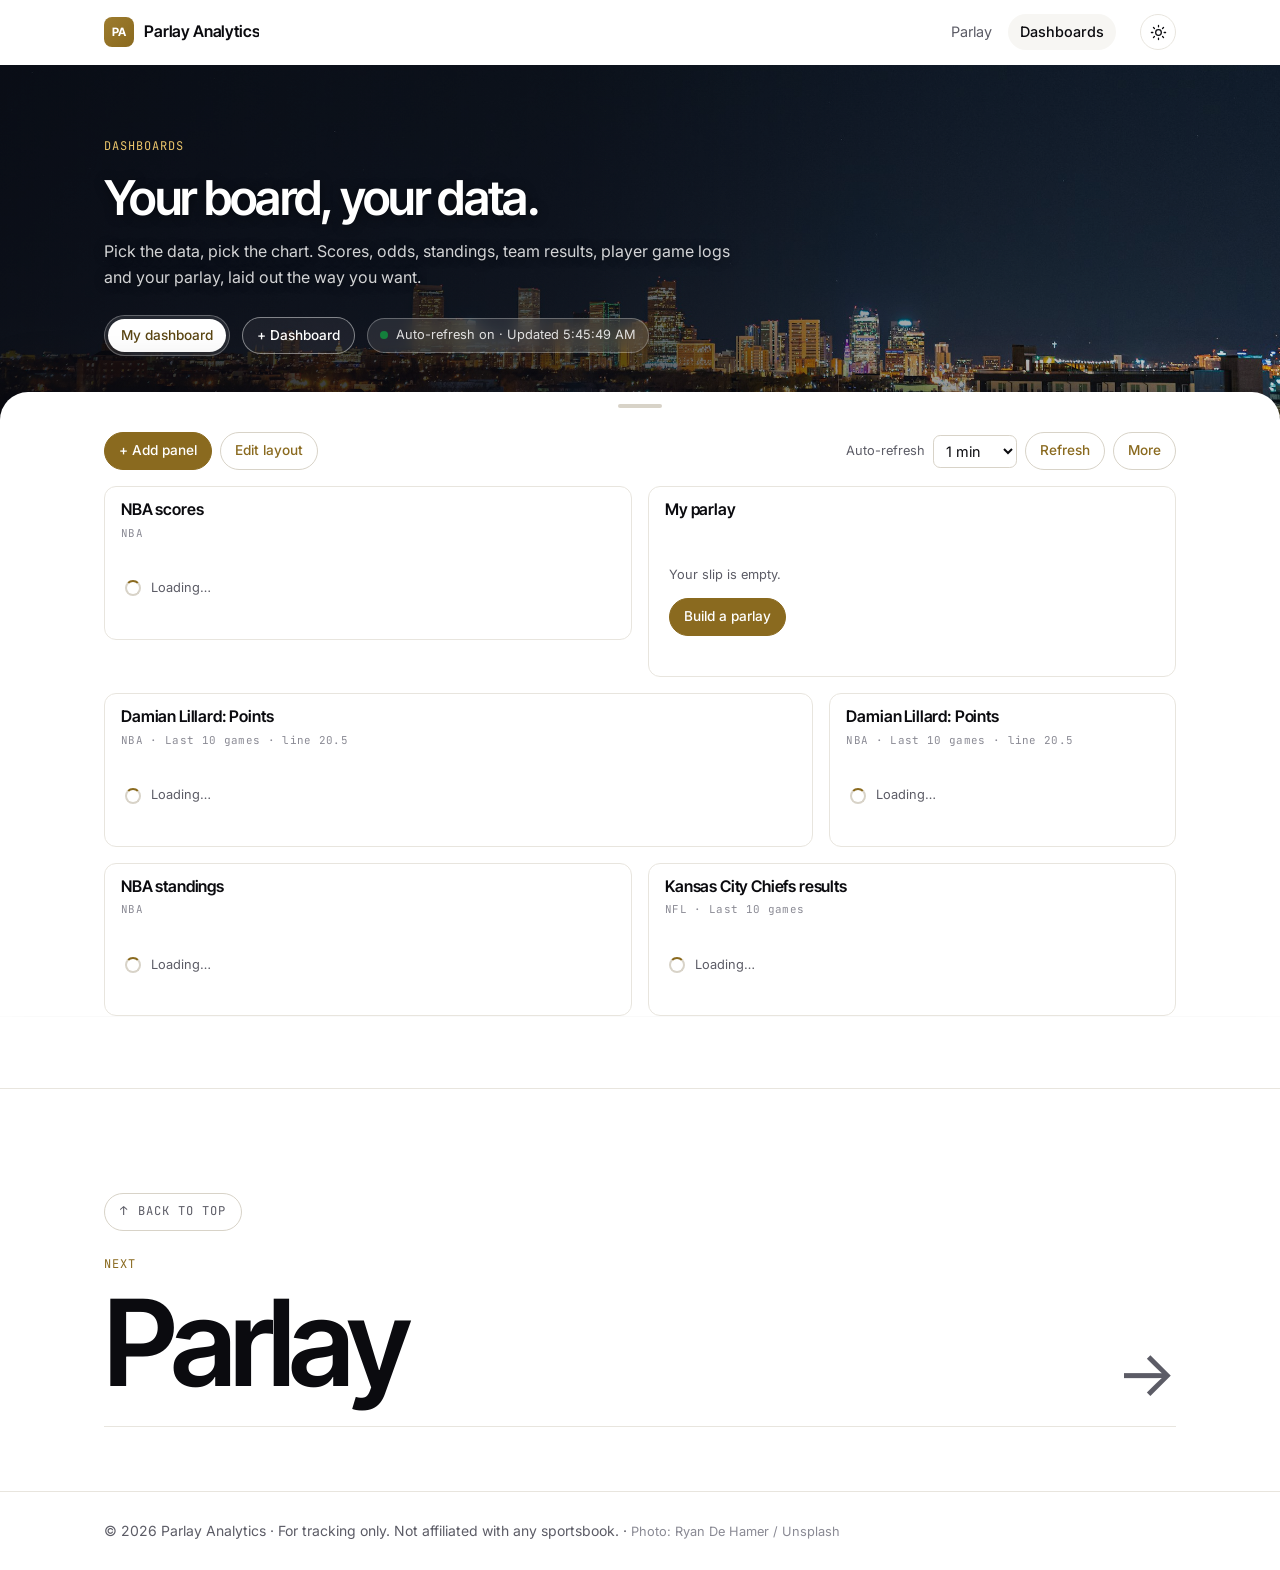
<file: dashboards.html>
<!doctype html>
<html lang="en">
<head>
  <meta charset="utf-8">
  <meta name="viewport" content="width=device-width, initial-scale=1">
  <title>Dashboards · Parlay Analytics</title>
  <meta name="description" content="Build your own sports betting dashboards: live scores, odds, standings, team results, player game logs, comparisons and your parlay, all on one customizable board.">
  <link rel="preconnect" href="https://fonts.googleapis.com">
  <link rel="preconnect" href="https://fonts.gstatic.com" crossorigin>
  <link rel="stylesheet" href="assets/css/base.css?v=9">
  <link rel="stylesheet" href="assets/css/drawer.css?v=9">
  <link rel="stylesheet" href="assets/css/pages.css?v=9">
  <link rel="stylesheet" href="assets/css/dashboards.css?v=9">
  <script src="assets/js/config.js?v=9"></script>
  <script src="assets/js/site.js?v=9"></script>
</head>
<body>
  <header class="site-header" id="site-header"></header>

  <main class="container page">
    <div class="page-head reveal">
      <p class="eyebrow">Dashboards</p>
      <h1 class="h-page">Your board, your data.</h1>
      <p class="muted">Pick the data, pick the chart. Scores, odds, standings, team results, player game logs and your parlay, laid out the way you want.</p>
      <div class="head-row">
        <div class="seg seg-sm dash-tabs" id="dashTabs" role="tablist" aria-label="Dashboards"></div>
        <button type="button" class="btn btn-ghost btn-sm" id="newDash" title="New dashboard">+ Dashboard</button>
        <span class="live-pill" id="dashPill"><span class="live-dot"></span><span id="dashUpdated">Loading…</span></span>
      </div>
    </div>

    <div class="sheet sheet--page">
      <div class="dash-bar">
        <div class="dash-bar-left">
          <button type="button" class="btn btn-sm" id="addPanel">+ Add panel</button>
          <button type="button" class="btn btn-ghost btn-sm" id="editToggle" aria-pressed="false">Edit layout</button>
        </div>
        <div class="dash-bar-right">
          <label class="dash-refresh"><span class="muted small">Auto-refresh</span>
            <select class="input" id="refreshSel">
              <option value="0">Off</option><option value="30">30 sec</option><option value="60">1 min</option><option value="300">5 min</option>
            </select>
          </label>
          <button type="button" class="btn btn-ghost btn-sm" id="refreshNow">Refresh</button>
          <details class="menu" id="dashMenu">
            <summary class="btn btn-ghost btn-sm">More</summary>
            <div class="menu-pop">
              <button type="button" data-menu="rename">Rename dashboard</button>
              <button type="button" data-menu="duplicate">Duplicate dashboard</button>
              <button type="button" data-menu="share">Copy share link</button>
              <button type="button" data-menu="export">Export as file</button>
              <button type="button" data-menu="import">Import from file</button>
              <hr>
              <span class="menu-k">Start from a template</span>
              <button type="button" data-menu="tpl" data-tpl="gameday">Game day</button>
              <button type="button" data-menu="tpl" data-tpl="research">Player prop research</button>
              <button type="button" data-menu="tpl" data-tpl="standings">Standings around the leagues</button>
              <button type="button" data-menu="tpl" data-tpl="team">Team focus</button>
              <hr>
              <button type="button" data-menu="delete" class="danger">Delete dashboard</button>
            </div>
          </details>
        </div>
      </div>

      <div class="dash-grid" id="dashGrid"></div>
      <div class="dash-empty" id="dashEmpty" hidden>
        <h2>This dashboard is empty</h2>
        <p class="muted">Add a panel: pick a data source, then how to show it.</p>
        <button type="button" class="btn" data-open-add>+ Add panel</button>
      </div>
    </div>
  </main>

  <dialog id="panelDlg" class="dlg" aria-labelledby="dlgTitle">
    <form method="dialog" id="panelForm" class="dlg-form"></form>
  </dialog>
  <input type="file" id="importFile" accept="application/json,.json" hidden>
  <div class="viz-tip" id="vizTip" role="tooltip" hidden></div>
  <div class="toast" id="toast" role="status" aria-live="polite"></div>

  <footer class="site-footer" id="site-footer"></footer>

  <script src="assets/js/sports.js?v=9"></script>
  <script src="assets/js/dashboards.js?v=9"></script>
</body>
</html>
</file>
<file: assets/css/base.css>
/* =====================================================================
   BASE DESIGN SYSTEM — shared by every site built from this template.
   Colors live as tokens on :root; config.js overrides the accent,
   radius and fonts at runtime.
   ===================================================================== */

/* ---------- tokens: light ---------- */
:root {
  --accent-light: #2563eb;
  --accent-dark: #60a5fa;
  --accent: var(--accent-light);
  --accent-ink: #ffffff;            /* text on accent */
  --accent-soft: color-mix(in srgb, var(--accent) 10%, transparent);

  --bg: #ffffff;
  --bg-subtle: #f7f6f3;             /* neutrals lean a touch warm to sit with bronze */
  --surface: #ffffff;
  --border: #e8e5de;
  --border-strong: #d8d3c8;

  /* hover glow (the Launchpad-style highlight used site-wide): bronze → gold */
  --glow-1: #8A6A1F;
  --glow-2: #E8C36A;
  --glow-strength: .11;
  --hover-fill: color-mix(in srgb, var(--accent) 4%, var(--surface));
  --text: #0b0b0f;
  --text-muted: #5c5c66;
  --text-faint: #8a8a94;

  --up: #15803d;
  --down: #b91c1c;

  --radius: 12px;
  --radius-sm: calc(var(--radius) * 0.6);
  --shadow: 0 1px 2px rgba(10, 10, 20, .04), 0 4px 16px rgba(10, 10, 20, .04);
  --shadow-lg: 0 2px 4px rgba(10, 10, 20, .04), 0 12px 32px rgba(10, 10, 20, .08);

  --font-heading: "Inter Tight", system-ui, sans-serif;
  --font-body: "Inter", system-ui, sans-serif;
  --font-mono: "JetBrains Mono", ui-monospace, monospace;

  --header-h: 64px;
  --maxw: 1120px;
  --gutter: 24px;

  color-scheme: light;
}

/* ---------- tokens: dark ---------- */
@media (prefers-color-scheme: dark) {
  :root:not([data-theme="light"]) {
    --accent: var(--accent-dark);
    --accent-ink: #0b0b0f;
    --bg: #0b0a09;
    --bg-subtle: #14130f;
    --surface: #161511;
    --border: #2a271f;
    --border-strong: #3a352a;
    --glow-1: #B8892E;
    --glow-2: #F0D08A;
    --glow-strength: .12;
    --hover-fill: color-mix(in srgb, var(--accent) 6%, var(--surface));
    --text: #f4f4f6;
    --text-muted: #a1a1ab;
    --text-faint: #6e6e78;
    --up: #4ade80;
    --down: #f87171;
    --shadow: 0 1px 2px rgba(0, 0, 0, .3);
    --shadow-lg: 0 12px 32px rgba(0, 0, 0, .4);
    color-scheme: dark;
  }
}
:root[data-theme="dark"] {
  --accent: var(--accent-dark);
  --accent-ink: #0b0b0f;
  --bg: #0b0a09;
  --bg-subtle: #14130f;
  --surface: #161511;
  --border: #2a271f;
  --border-strong: #3a352a;
  --glow-1: #B8892E;
  --glow-2: #F0D08A;
  --glow-strength: .12;
  --hover-fill: color-mix(in srgb, var(--accent) 6%, var(--surface));
  --text: #f4f4f6;
  --text-muted: #a1a1ab;
  --text-faint: #6e6e78;
  --up: #4ade80;
  --down: #f87171;
  --shadow: 0 1px 2px rgba(0, 0, 0, .3);
  --shadow-lg: 0 12px 32px rgba(0, 0, 0, .4);
  color-scheme: dark;
}

/* ---------- reset ---------- */
*, *::before, *::after { box-sizing: border-box; }
html { -webkit-text-size-adjust: 100%; scroll-padding-top: calc(var(--header-h) + var(--tape-h, 0px) + 16px); }
body {
  margin: 0;
  background: var(--bg);
  color: var(--text);
  font-family: var(--font-body);
  font-size: 16px;
  line-height: 1.6;
  -webkit-font-smoothing: antialiased;
  min-height: 100vh;
  display: flex;
  flex-direction: column;
  overflow-x: hidden;
}
main { flex: 1; }
img, svg { display: block; max-width: 100%; }
a { color: inherit; text-decoration: none; }
button { font: inherit; color: inherit; }
:focus-visible { outline: 2px solid var(--accent); outline-offset: 2px; border-radius: 4px; }

h1, h2, h3, h4 {
  font-family: var(--font-heading);
  line-height: 1.1;
  letter-spacing: -0.02em;
  margin: 0 0 .5em;
  font-weight: 600;
}
h1 { font-size: clamp(2.4rem, 6vw, 4.25rem); letter-spacing: -0.035em; }
h2 { font-size: clamp(1.75rem, 3.5vw, 2.5rem); }
h3 { font-size: 1.15rem; letter-spacing: -0.01em; }
p { margin: 0 0 1em; }

.container { width: 100%; max-width: var(--maxw); margin: 0 auto; padding: 0 var(--gutter); }
.mono { font-family: var(--font-mono); font-feature-settings: "tnum"; }
.muted { color: var(--text-muted); }
.eyebrow {
  font-family: var(--font-mono);
  font-size: .75rem;
  letter-spacing: .08em;
  text-transform: uppercase;
  color: var(--accent);
  margin-bottom: 1rem;
}
.lead { font-size: clamp(1.05rem, 1.6vw, 1.25rem); color: var(--text-muted); max-width: 40em; }

/* ---------- shared header ---------- */
.site-header {
  position: sticky;
  top: 0;
  z-index: 50;
  background: color-mix(in srgb, var(--bg) 82%, transparent);
  backdrop-filter: saturate(180%) blur(14px);
  -webkit-backdrop-filter: saturate(180%) blur(14px);
  border-bottom: 1px solid transparent;
  transition: border-color .2s, background .2s;
}
.site-header.scrolled { border-bottom-color: var(--border); }
/* live price band under the menu (part of the sticky header, so it follows you down the page) */
:root.has-tape { --tape-h: 46px; }
.site-header .tape { height: var(--tape-h, 46px); overflow: hidden; border-top: 1px solid var(--border); }
.header-inner {
  height: var(--header-h);
  display: flex;
  align-items: center;
  gap: 24px;
}
.brand {
  display: flex;
  align-items: center;
  gap: 10px;
  font-family: var(--font-heading);
  font-weight: 600;
  font-size: 1rem;
  letter-spacing: -0.01em;
  white-space: nowrap;
  min-width: 0;
}
.brand-name { overflow: hidden; text-overflow: ellipsis; }
.brand-mark {
  flex-shrink: 0;
  display: grid;
  place-items: center;
  width: 30px;
  height: 30px;
  border-radius: 8px;
  background: linear-gradient(135deg, color-mix(in srgb, var(--accent) 80%, var(--glow-2)), var(--accent));
  color: var(--accent-ink);
  font-size: .72rem;
  font-weight: 700;
  letter-spacing: .02em;
}
/* header icon as a logo image (config.monogramImage) */
/* round badge: the image is zoomed so a round logo fills it edge to edge (trims the file's white margin) */
.brand-mark--img {
  width: 36px; height: 36px; border-radius: 50%;
  background: transparent; padding: 0; overflow: hidden;
  box-shadow: 0 1px 3px rgba(0,0,0,.18);
}
.brand-mark--img img { width: 100%; height: 100%; object-fit: contain; transform: scale(var(--mark-zoom, 1.82)); }
.nav { display: flex; gap: 4px; margin-left: auto; }
.nav a {
  padding: 6px 12px;
  border-radius: 999px;
  font-size: .9rem;
  color: var(--text-muted);
  transition: color .15s, background .15s;
}
.nav a:hover { color: var(--text); background: var(--bg-subtle); }
.nav a[aria-current="page"] { color: var(--text); background: var(--bg-subtle); font-weight: 500; }
.header-actions { display: flex; align-items: center; gap: 8px; }

.icon-btn {
  width: 36px;
  height: 36px;
  display: grid;
  place-items: center;
  border: 1px solid var(--border);
  background: var(--surface);
  border-radius: 999px;
  cursor: pointer;
  transition: border-color .15s;
}
.icon-btn:hover { border-color: var(--border-strong); }
.icon-btn svg { width: 17px; height: 17px; fill: none; stroke: currentColor; stroke-width: 1.8; stroke-linecap: round; }
.i-moon { display: none; }
:root[data-theme="dark"] .i-sun { display: none; }
:root[data-theme="dark"] .i-moon { display: block; }
@media (prefers-color-scheme: dark) {
  :root:not([data-theme="light"]) .i-sun { display: none; }
  :root:not([data-theme="light"]) .i-moon { display: block; }
}
.menu-btn { display: none; }

@media (max-width: 760px) {
  :root { --gutter: 16px; }
  .header-inner { gap: 12px; }
  .header-actions { margin-left: auto; }
  .header-actions .btn { display: none; }
  .menu-btn { display: grid; }
  .nav {
    position: absolute;
    top: var(--header-h);
    left: 0;
    right: 0;
    flex-direction: column;
    gap: 2px;
    padding: 8px var(--gutter) 16px;
    background: var(--bg);
    border-bottom: 1px solid var(--border);
    margin: 0;
    display: none;
  }
  .site-header.open .nav { display: flex; }
  .nav a { padding: 12px; border-radius: var(--radius-sm); font-size: 1rem; }
}

/* ---------- buttons ---------- */
.btn {
  display: inline-flex;
  align-items: center;
  gap: 8px;
  padding: 11px 20px;
  border-radius: 999px;
  background: var(--accent);
  color: var(--accent-ink);
  font-weight: 500;
  font-size: .95rem;
  border: 1px solid var(--accent);
  cursor: pointer;
  transition: transform .15s, opacity .15s, background .15s, box-shadow .2s;
}
.btn:hover { box-shadow: 0 6px 20px color-mix(in srgb, var(--glow-2) 35%, transparent); transform: translateY(-1px); }
.btn:active { transform: translateY(1px); }
.btn-accent { background: var(--accent); border-color: var(--accent); color: var(--accent-ink); }
.btn-ghost { background: transparent; color: var(--accent); border-color: var(--border-strong); }
.btn-ghost:hover { background: var(--hover-fill); border-color: var(--accent); }
.btn-sm { padding: 7px 14px; font-size: .85rem; }
.btn svg { width: 16px; height: 16px; fill: none; stroke: currentColor; stroke-width: 1.8; stroke-linecap: round; stroke-linejoin: round; }

/* ---------- sections & cards ---------- */
.section { padding: clamp(56px, 9vw, 112px) 0; }
.section + .section { border-top: 1px solid var(--border); }
.section-head { margin-bottom: 40px; max-width: 640px; }

.card {
  background: var(--surface);
  border: 1px solid var(--border);
  border-radius: var(--radius);
  padding: 24px;
  transition: border-color .2s, box-shadow .2s, transform .2s;
}
a.card:hover, .card.hover:hover { border-color: var(--border-strong); box-shadow: var(--shadow-lg); transform: translateY(-2px); }
.grid { display: grid; gap: 16px; }
.grid-3 { grid-template-columns: repeat(auto-fill, minmax(260px, 1fr)); }
.grid-2 { grid-template-columns: repeat(2, minmax(0, 1fr)); }   /* always an even 2-up */
@media (max-width: 700px) { .grid-2 { grid-template-columns: 1fr; } }
@media (max-width: 400px) { .grid-3 { grid-template-columns: 1fr; } }

/* small card labels ("Student-Managed Fund", "New York"…): plain bronze small caps,
   the same style as the box headings, no outline */
.tag {
  display: inline-block;
  font-family: var(--font-mono);
  font-size: .7rem;
  font-weight: 600;
  letter-spacing: .08em;
  text-transform: uppercase;
  color: var(--accent);
}
/* status badges (the Markets "M", Launchpad "App") keep a small outline so they read as badges */
.em-table .tag, .fineprint .tag, .launch-tag {
  padding: 1px 6px;
  border: 1px solid var(--border);
  border-radius: 999px;
  font-weight: 500;
  letter-spacing: 0;
  text-transform: none;
  color: var(--text-muted);
}

/* ---------- footer ---------- */
.site-footer { border-top: 1px solid var(--border); padding: 28px 0; font-size: .875rem; color: var(--text-muted); }
.footer-inner { display: flex; justify-content: space-between; align-items: center; gap: 16px; flex-wrap: wrap; }
.footer-inner p { margin: 0; }
.footer-links { display: flex; gap: 20px; }
.footer-links a:hover { color: var(--text); }
.photo-credit { color: var(--text-faint); font-size: .8rem; }
.photo-credit:hover { color: var(--text); }

/* ---------- end of page: back to top + next tab (built in site.js) ---------- */
.next-up { border-top: 1px solid var(--border); padding: clamp(56px, 9vw, 104px) 0 clamp(36px, 5vw, 64px); }
.next-inner { display: grid; gap: 24px; }
.to-top {
  justify-self: start; display: inline-flex; align-items: center; gap: 10px;
  padding: 8px 15px; border: 1px solid var(--border-strong); border-radius: 999px;
  background: var(--surface); color: var(--text-muted); cursor: pointer;
  font-family: var(--font-mono); font-size: .76rem; letter-spacing: .08em; text-transform: uppercase;
  transition: border-color .2s, color .2s;
}
.to-top:hover { border-color: var(--accent); color: var(--accent); }
.to-top-arrow { display: inline-block; transition: transform .3s ease; }
.to-top:hover .to-top-arrow { transform: translateY(-3px); }
.next-link {
  display: grid; grid-template-columns: 1fr auto; align-items: end; gap: 6px 24px;
  padding-bottom: 20px; border-bottom: 1px solid var(--border);
}
.next-link .eyebrow { grid-column: 1 / -1; margin: 0; }
.next-name {
  font-family: var(--font-heading); font-weight: 600; letter-spacing: -0.045em;
  font-size: clamp(2.75rem, 10vw, 7.5rem); line-height: 1.05; transition: color .25s;
}
.next-arrow { font-size: clamp(1.75rem, 5vw, 4rem); line-height: 1.05; color: var(--text-muted); transition: transform .35s ease, color .25s; }
.next-link:hover .next-name, .next-link:hover .next-arrow { color: var(--accent); }
.next-link:hover .next-arrow { transform: translateX(10px); }

/* ---------- letter roll on hover (wired in site.js) ----------
   Each letter stays in normal flow with a copy parked one line below it. clip-path
   (not overflow:hidden, which would move the text baseline) shows one line; hovering
   slides letter + copy up one line, letter by letter (--i staggers them). */
.sr-only { position: absolute; width: 1px; height: 1px; padding: 0; margin: -1px; overflow: hidden; clip: rect(0 0 0 0); white-space: nowrap; border: 0; }
.roll { white-space: nowrap; }
.roll-ch { display: inline-block; clip-path: inset(0 -0.15em); }
.roll-in { display: inline-block; position: relative; transition: transform .5s cubic-bezier(.65, 0, .35, 1); transition-delay: calc(var(--i) * 24ms); }
.roll-copy { position: absolute; left: 0; top: 100%; }
.is-rolled .roll-in { transform: translateY(-100%); }

/* ---------- motion ---------- */
.reveal { opacity: 0; transform: translateY(12px); transition: opacity .6s ease, transform .6s ease; transition-delay: var(--d, 0s); }
.reveal.in { opacity: 1; transform: none; }
.reveal.done {
  transition: transform .2s ease, box-shadow .2s ease, border-color .2s ease, background-color .2s ease, opacity .2s ease;
  transition-delay: 0s;
}
@media (prefers-reduced-motion: reduce) {
  .reveal, .reveal.done { opacity: 1; transform: none; transition: none; }
  .roll-in { transition: none; }
  .is-rolled .roll-in { transform: none; }
  * { scroll-behavior: auto !important; }
}

/* TradingView widgets are transparent iframes. Chrome paints a solid white backdrop behind an
   iframe whose color scheme differs from the page's, so after switching to dark mode the ticker
   band stayed white. The widget pages don't declare a scheme (light), so match it on the iframe. */
.tradingview-widget-container iframe { color-scheme: light; }
</file>
<file: assets/css/drawer.css>
/* =====================================================================
   RISING DRAWER (mockup): page content rides up over the heading photo
   on one sheet with rounded top corners, like a drawer sliding up.
   ===================================================================== */
:root { --sheet-r: 28px; --sheet-lift: 56px; --sheet-shadow: 0 -18px 44px rgba(8, 10, 18, .22); }
@media (max-width: 700px) { :root { --sheet-r: 22px; --sheet-lift: 40px; } }

.sheet { position: relative; z-index: 1; isolation: isolate; margin-top: calc(-1 * var(--sheet-lift)); }

/* the sheet's surface: full-bleed, even when the sheet sits inside a .container */
.sheet::after {
  content: ""; position: absolute; z-index: -1;
  top: 0; bottom: 0; left: 50%; width: 100vw; transform: translateX(-50%);
  background: var(--bg);
  border-radius: var(--sheet-r) var(--sheet-r) 0 0;
  box-shadow: var(--sheet-shadow);
  clip-path: inset(-80px 0 0 0);   /* shadow only above the sheet, never below it */
}
/* small grab handle at the top */
.sheet::before {
  content: ""; position: absolute; top: 12px; left: 50%; transform: translateX(-50%);
  width: 44px; height: 4px; border-radius: 999px; background: var(--border-strong);
}

/* Home: the hero photo runs under the sheet; quick facts sit at the top of the sheet */
:root.has-hero-img .hero { padding-bottom: calc(var(--sheet-lift) + 72px); }
.sheet > .container:first-child { padding-top: 40px; }
.sheet .facts { margin-top: 0; margin-bottom: clamp(24px, 4vw, 48px); }
:root.has-hero-img .sheet .facts > div { box-shadow: var(--shadow); }

/* Inner pages: room under the page title for the sheet to overlap */
:root.has-hero-img .page-head { padding-bottom: calc(36px + var(--sheet-lift)); margin-bottom: 0; }
.sheet--page { padding-top: 40px; }
</file>
<file: assets/css/pages.css>
/* =====================================================================
   PAGE STYLES — template pieces from isaiah30333.github.io (heading photo,
   segmented control, live pill, toast) plus the parlay builder + tracker.
   ===================================================================== */

/* status colors */
:root { --live: #b45309; }
@media (prefers-color-scheme: dark) { :root:not([data-theme="light"]) { --live: #fbbf24; } }
:root[data-theme="dark"] { --live: #fbbf24; }

.small { font-size: .8rem; }
.strong { font-weight: 600; color: var(--text); }
.up { color: var(--up); }
.down { color: var(--down); }
.center { text-align: center; }
.pad { padding: 24px 4px; }
[hidden] { display: none !important; }

/* ---------- template: inner page heading over the photo ---------- */
.page { padding-top: clamp(40px, 7vw, 72px); padding-bottom: 72px; }
.page-head { margin-bottom: 32px; position: relative; isolation: isolate; }
.h-page { font-size: clamp(2rem, 5vw, 3rem); margin-bottom: .3em; }
.page-head::before {
  content: ""; position: absolute; z-index: -1; top: -160px; right: -10%;
  width: min(420px, 70vw); aspect-ratio: 1; border-radius: 50%; opacity: .8;
  background: radial-gradient(circle, color-mix(in srgb, var(--glow-2) 22%, transparent), color-mix(in srgb, var(--glow-1) 8%, transparent) 45%, transparent 70%);
  filter: blur(20px); pointer-events: none;
}
:root { --hero-scrim: linear-gradient(90deg, rgba(8,10,18,.84) 0%, rgba(8,10,18,.68) 45%, rgba(8,10,18,.30) 75%, rgba(8,10,18,.12) 100%); }
:root.has-hero-img .page-head :is(h1, .lead, .muted) { text-shadow: 0 1px 12px rgba(0,0,0,.45); }
:root.has-hero-img .page-head::before {
  top: calc(-1 * clamp(40px, 7vw, 72px)); bottom: 0; left: 50%; right: auto;
  width: 100vw; aspect-ratio: auto; transform: translateX(-50%);
  border-radius: 0; filter: none; opacity: 1;
  background: var(--hero-scrim), var(--hero-img) center 84% / cover no-repeat;
}
:root.has-hero-img .page-head { color: #fff; padding-bottom: calc(36px + var(--sheet-lift)); margin-bottom: 0; }
:root.has-hero-img .page-head .eyebrow { color: #E8C36A; }
:root.has-hero-img .page-head .muted { color: rgba(255,255,255,.82); }
:root.has-hero-img .page-head :is(.seg, .live-pill) {
  background: rgba(255,255,255,.10); border-color: rgba(255,255,255,.28); color: rgba(255,255,255,.85);
  backdrop-filter: blur(8px); -webkit-backdrop-filter: blur(8px);
}
:root.has-hero-img .page-head .seg button { color: rgba(255,255,255,.85); }
:root.has-hero-img .page-head .seg button[aria-selected="true"] { background: #fff; color: #5a4512; }
:root.has-hero-img .page-head .btn-ghost { color: #fff; border-color: rgba(255,255,255,.45); background: rgba(255,255,255,.06); }
:root.has-hero-img .page-head .btn-ghost:hover { background: rgba(255,255,255,.14); border-color: #fff; }
.page-head .muted { max-width: 40em; }
.head-row { display: flex; align-items: center; gap: 12px; flex-wrap: wrap; margin-top: 24px; }
.head-btns { display: flex; gap: 8px; margin-left: auto; }

/* ---------- template: segmented control, live pill, toast ---------- */
.seg { display: inline-flex; padding: 3px; border: 1px solid var(--border); border-radius: 999px; background: var(--bg-subtle); }
.seg button { border: 0; background: transparent; padding: 7px 18px; border-radius: 999px; font-size: .9rem; color: var(--text-muted); cursor: pointer; }
.seg button[aria-selected="true"] { background: var(--surface); color: var(--text); box-shadow: var(--shadow); font-weight: 500; }
.seg-sm { max-width: 100%; overflow-x: auto; scrollbar-width: none; }
.seg-sm::-webkit-scrollbar { display: none; }
.seg-sm button { padding: 6px 13px; font-size: .8rem; font-family: var(--font-mono); white-space: nowrap; }
.seg button[aria-pressed="true"] { background: var(--surface); color: var(--accent); box-shadow: var(--shadow); font-weight: 600; }

.live-pill { display: inline-flex; align-items: center; gap: 8px; padding: 6px 12px; border: 1px solid var(--border); border-radius: 999px; font-size: .8rem; color: var(--text-muted); white-space: nowrap; }
.live-dot { width: 8px; height: 8px; border-radius: 50%; background: var(--text-faint); }
.live-pill[data-state="live"] .live-dot { background: var(--up); animation: pulse 1.6s ease-in-out infinite; }
@keyframes pulse { 0%, 100% { box-shadow: 0 0 0 0 color-mix(in srgb, var(--up) 55%, transparent); } 50% { box-shadow: 0 0 0 5px transparent; } }

.toast {
  position: fixed; left: 50%; bottom: 24px; transform: translate(-50%, 20px); max-width: calc(100% - 32px);
  padding: 12px 18px; border-radius: 999px; background: var(--text); color: var(--bg); font-size: .9rem;
  box-shadow: var(--shadow-lg); opacity: 0; pointer-events: none; transition: opacity .2s, transform .2s; z-index: 60;
}
.toast.show { opacity: 1; transform: translate(-50%, 0); }
@media (prefers-reduced-motion: reduce) { .live-pill[data-state="live"] .live-dot { animation: none; } }

/* ---------- shared bits ---------- */
.input {
  font: inherit; font-size: .9rem; color: var(--text); background: var(--surface);
  border: 1px solid var(--border-strong); border-radius: var(--radius-sm); padding: 8px 10px; min-width: 0;
}
.input:focus { outline: 2px solid color-mix(in srgb, var(--accent) 50%, transparent); outline-offset: 0; border-color: var(--accent); }
input[type="date"].input { color-scheme: inherit; }
.x { background: none; border: 0; color: var(--text-faint); font-size: 20px; line-height: 1; cursor: pointer; padding: 2px 6px; border-radius: 6px; }
.x:hover { color: var(--down); background: var(--bg-subtle); }
.flag { width: 20px; height: 14px; object-fit: cover; border-radius: 2px; flex: none; }

.pill { display: inline-block; font-size: .72rem; font-weight: 600; padding: 3px 9px; border-radius: 999px; border: 1px solid var(--border); background: var(--bg-subtle); color: var(--text-muted); white-space: nowrap; }
.pill.won { color: var(--up); border-color: color-mix(in srgb, var(--up) 45%, var(--border)); background: color-mix(in srgb, var(--up) 8%, var(--surface)); }
.pill.lost { color: var(--down); border-color: color-mix(in srgb, var(--down) 45%, var(--border)); background: color-mix(in srgb, var(--down) 8%, var(--surface)); }
.pill.live { color: var(--live); border-color: color-mix(in srgb, var(--live) 45%, var(--border)); background: color-mix(in srgb, var(--live) 8%, var(--surface)); }
.pill.oncourt { color: var(--accent); border-color: color-mix(in srgb, var(--accent) 50%, var(--border)); background: var(--accent-soft); }
.txt-live { color: var(--live); font-weight: 600; }

/* ---------- build: board + slip ---------- */
.build { display: grid; grid-template-columns: minmax(0, 1fr) 340px; gap: 24px; align-items: start; }
@media (max-width: 960px) { .build { grid-template-columns: 1fr; } }

.board-controls { display: grid; gap: 12px; margin-bottom: 16px; }
.sport-tabs { justify-self: start; }
@media (min-width: 761px) { .sport-tabs { flex-wrap: wrap; border-radius: 20px; } }
.board-sub { display: flex; gap: 10px; flex-wrap: wrap; align-items: center; }
.date-nav { display: flex; gap: 6px; align-items: center; }
.date-nav .icon-btn { font-size: 18px; }
#fieldSearch { flex: 1; min-width: 180px; }
.board-list { display: grid; gap: 12px; }

.event-head { display: flex; justify-content: space-between; align-items: baseline; gap: 12px; flex-wrap: wrap; margin: 8px 0 0; }
.event-head h3 { margin: 0; }
.event-head.inside { margin: 0 0 8px; }

.match { padding: 16px 18px; }
.match.is-open { border-color: var(--accent); box-shadow: 0 0 0 1px var(--accent); }
.match-meta { display: flex; justify-content: space-between; gap: 12px; font-size: .78rem; font-family: var(--font-mono); color: var(--text-muted); margin-bottom: 10px; }
.match-grid { display: grid; grid-template-columns: minmax(0, 1fr) repeat(3, 92px); gap: 6px 8px; align-items: center; }
.match-grid.two { grid-template-columns: minmax(0, 1fr) 110px; }
.mh { font-family: var(--font-mono); font-size: .66rem; letter-spacing: .06em; text-transform: uppercase; color: var(--text-faint); text-align: center; }
.mt { display: flex; align-items: center; gap: 8px; min-width: 0; }
.mt img:not(.flag) { width: 26px; height: 26px; object-fit: contain; flex: none; }
.mt-name { font-weight: 500; overflow: hidden; text-overflow: ellipsis; white-space: nowrap; }
.mt-rec { font-size: .75rem; color: var(--text-faint); font-family: var(--font-mono); }
.mt-score { margin-left: auto; font-family: var(--font-mono); }
.mt-sets { margin-left: auto; font-size: .85rem; color: var(--text-muted); }
.mk {
  display: flex; flex-direction: column; align-items: center; justify-content: center; gap: 1px;
  min-height: 46px; padding: 6px 4px; border: 1px solid var(--border); border-radius: var(--radius-sm);
  background: var(--bg-subtle); cursor: pointer; font-family: var(--font-mono); font-size: .88rem; font-weight: 600;
  transition: border-color .15s, background .15s, transform .15s;
}
.mk small { font-size: .72rem; font-weight: 500; color: var(--text-muted); }
.mk:hover { border-color: var(--accent); background: var(--hover-fill); transform: translateY(-1px); }
.match-more { display: flex; gap: 8px; flex-wrap: wrap; margin-top: 12px; }
.mk-text { flex-direction: row; min-height: 0; padding: 7px 14px; border-radius: 999px; font-family: var(--font-body); font-weight: 500; font-size: .85rem; }

@media (max-width: 560px) {
  .match { padding: 14px; }
  .match-grid { grid-template-columns: minmax(0, 1fr) repeat(3, 64px); gap: 6px; }
  .mt-rec { display: none; }
  .mk { font-size: .8rem; }
}

/* golf / racing field */
.entrants { display: grid; gap: 2px; max-height: 460px; overflow-y: auto; margin-top: 8px; }
.entrant { display: grid; grid-template-columns: 44px 1fr 56px 40px; gap: 8px; align-items: center; text-align: left; padding: 8px 10px; border: 1px solid transparent; border-radius: var(--radius-sm); background: none; cursor: pointer; font-size: .9rem; }
.entrant:hover { background: var(--hover-fill); border-color: var(--border); }
.entrant.head { cursor: default; font-family: var(--font-mono); font-size: .66rem; letter-spacing: .06em; text-transform: uppercase; color: var(--text-faint); }
.entrant.head:hover { background: none; border-color: transparent; }
.ent-name { display: flex; align-items: center; gap: 8px; min-width: 0; overflow: hidden; text-overflow: ellipsis; white-space: nowrap; }
.pos { color: var(--text-muted); }

/* bet editor (opens inside a matchup card) */
.editor { margin-top: 14px; padding: 14px; border-radius: var(--radius); background: var(--bg-subtle); border: 1px solid var(--border); }
.editor-row { display: grid; grid-template-columns: repeat(auto-fill, minmax(150px, 1fr)); gap: 10px; }
.fld { display: grid; gap: 4px; font-size: .75rem; color: var(--text-muted); }
.fld.wide { grid-column: span 2; }
.fld em { font-style: normal; color: var(--text-faint); }
.fld .input { width: 100%; }
@media (max-width: 420px) { .fld.wide { grid-column: auto; } .editor-row { grid-template-columns: 1fr; } }
.editor-foot { display: flex; align-items: center; gap: 8px 12px; flex-wrap: wrap; margin-top: 12px; }
.editor-foot > .muted { flex: 1 1 220px; }
.editor-err { color: var(--down); font-size: .8rem; }
.editor-btns { display: flex; gap: 8px; margin-left: auto; }

/* slip */
.slip { position: sticky; top: calc(var(--header-h) + 16px); padding: 18px; display: grid; gap: 10px; }
@media (max-width: 960px) { .slip { position: static; } }
.slip-head { display: flex; justify-content: space-between; align-items: baseline; }
.slip-head h3 { margin: 0; }
.slip-empty { margin: 0; }
.slip-leg { display: grid; grid-template-columns: 1fr 74px auto; gap: 8px; align-items: start; padding: 10px 0; border-top: 1px solid var(--border); }
.slip-pick { font-weight: 600; font-size: .9rem; line-height: 1.3; }
.slip-sub { font-size: .75rem; color: var(--text-muted); margin: 2px 0 6px; }
.odds-in { padding: 6px 8px; font-family: var(--font-mono); font-size: .82rem; text-align: center; }
.slip-foot { display: grid; gap: 8px; padding-top: 12px; border-top: 1px solid var(--border-strong); }
.slip-line { display: flex; justify-content: space-between; align-items: center; gap: 12px; font-size: .9rem; }
.stake { width: 96px; text-align: right; font-family: var(--font-mono); }
.slip-go { justify-content: center; margin-top: 4px; }
.slip-foot .btn-ghost { justify-self: center; }

.slip-bar {
  position: fixed; left: 16px; right: 16px; bottom: 16px; z-index: 40; display: none;
  justify-content: space-between; align-items: center; padding: 14px 20px; border-radius: 999px;
  border: 0; background: var(--accent); color: var(--accent-ink); font-weight: 600; box-shadow: var(--shadow-lg); cursor: pointer;
}
@media (max-width: 960px) { .slip-bar:not([hidden]) { display: flex; } }

/* ---------- track ---------- */
.summary { display: flex; justify-content: space-between; align-items: center; gap: 16px; flex-wrap: wrap; margin-bottom: 16px; border-left: 4px solid var(--border-strong); }
.summary h2 { font-size: 1.5rem; margin: 0 0 8px; }
.summary.is-won { border-left-color: var(--up); }
.summary.is-lost { border-left-color: var(--down); }
.summary.is-live { border-left-color: var(--live); }
.pills { display: flex; gap: 6px; flex-wrap: wrap; }
.sum-odds { display: grid; justify-items: end; }
.sum-odds b { font-size: 1.6rem; }

.legs { display: grid; grid-template-columns: repeat(auto-fill, minmax(min(100%, 440px), 1fr)); gap: 16px; align-items: start; }
.leg-card {
  background: var(--surface); border: 1px solid var(--border); border-left: 4px solid var(--border-strong);
  border-radius: var(--radius); padding: 14px 18px 16px; position: relative; overflow: hidden; isolation: isolate;
  transition: box-shadow .2s, transform .2s;
}
.leg-card::after {
  content: ""; position: absolute; right: -25%; bottom: -60%; width: 65%; aspect-ratio: 1; border-radius: 50%;
  background: radial-gradient(circle at 40% 40%, var(--glow-2), var(--glow-1) 55%, transparent 72%);
  filter: blur(38px); opacity: 0; transition: opacity .35s ease; pointer-events: none; z-index: -1;
}
.leg-card:hover { box-shadow: var(--shadow-lg); }
.leg-card:hover::after { opacity: var(--glow-strength); }
.leg-card.is-won { border-left-color: var(--up); }
.leg-card.is-lost { border-left-color: var(--down); }
.leg-card.is-live { border-left-color: var(--live); }
.leg-top { display: flex; align-items: center; gap: 10px; margin-bottom: 10px; }
.leg-top .x { margin-left: auto; }
.leg-head { display: flex; align-items: center; gap: 12px; flex-wrap: wrap; }
.leg-head img.face { width: 54px; height: 54px; border-radius: 50%; object-fit: cover; background: var(--bg-subtle); border: 1px solid var(--border); flex: none; }
.leg-head img.logo { width: 42px; height: 42px; object-fit: contain; flex: none; }
.leg-head img.flag-lg { width: 36px; height: 24px; object-fit: cover; border-radius: 3px; flex: none; }
.leg-title { flex: 1; min-width: 0; }
.leg-title .name { font-family: var(--font-heading); font-weight: 600; font-size: 1.1rem; letter-spacing: -0.01em; }
.leg-title .pick { color: var(--text-muted); font-size: .85rem; }
.leg-right { display: flex; flex-direction: column; align-items: flex-end; gap: 4px; }
.badge-slot { order: 3; width: 100%; padding-left: 66px; margin-top: -4px; }

.progress { margin: 14px 0 6px; }
.progress .bar { height: 8px; background: var(--bg-subtle); border: 1px solid var(--border); border-radius: 99px; overflow: hidden; }
.progress .fill { height: 100%; background: var(--live); border-radius: 99px; transition: width .4s; }
.is-won .progress .fill { background: var(--up); }
.is-lost .progress .fill { background: var(--down); }
.is-pending .progress .fill { background: var(--text-faint); }
.progress .nums { display: flex; justify-content: space-between; font-size: .85rem; margin-top: 6px; }
.progress .nums b { font-size: 1rem; }

.cat-title { font-family: var(--font-mono); font-size: .68rem; letter-spacing: .08em; text-transform: uppercase; color: var(--accent); margin: 12px 0 0; }
.statgrid { display: grid; grid-template-columns: repeat(auto-fill, minmax(64px, 1fr)); gap: 6px; margin-top: 8px; }
.stat { background: var(--bg-subtle); border: 1px solid var(--border); border-radius: var(--radius-sm); padding: 6px 4px; text-align: center; }
.stat .k { font-family: var(--font-mono); font-size: .62rem; color: var(--text-faint); text-transform: uppercase; letter-spacing: .04em; }
.stat .v { font-weight: 600; font-size: .95rem; }
.stat.hl { border-color: var(--accent); box-shadow: 0 0 0 1px var(--accent); background: var(--accent-soft); }

.gamestrip { display: flex; align-items: center; justify-content: space-between; gap: 6px 12px; flex-wrap: wrap; margin-top: 14px; padding-top: 12px; border-top: 1px solid var(--border); font-size: .9rem; }
.gamestrip .score { display: flex; align-items: center; gap: 7px; }
.gamestrip .score img { width: 22px; height: 22px; object-fit: contain; }
.gamestrip .situation { flex-basis: 100%; }
.clock { font-family: var(--font-mono); font-size: .82rem; font-weight: 600; color: var(--text-muted); }
.clock.in { color: var(--live); }
.situation { font-size: .85rem; color: var(--text-muted); margin: 8px 0 0; text-align: center; }
.gamestrip .situation { text-align: left; margin: 0; }

.bigscore { display: grid; grid-template-columns: 1fr auto 1fr; align-items: center; gap: 10px; margin-top: 14px; text-align: center; }
.bigscore .team img { width: 44px; height: 44px; object-fit: contain; margin: 0 auto 4px; }
.bigscore .abbr { font-size: .8rem; color: var(--text-muted); font-family: var(--font-mono); }
.bigscore .pts { font-family: var(--font-heading); font-size: 2.1rem; font-weight: 600; line-height: 1.1; }
.bigscore .team.mine .abbr { color: var(--accent); font-weight: 600; }

.linescore { overflow-x: auto; margin-top: 12px; }
.linescore table { width: 100%; border-collapse: collapse; font-size: .8rem; }
.linescore th, .linescore td { padding: 4px 6px; text-align: center; border-bottom: 1px solid var(--border); white-space: nowrap; }
.linescore thead th { color: var(--text-faint); font-weight: 500; }
.linescore tbody th { text-align: left; font-weight: 600; }
.linescore .tot { font-weight: 700; }
.linescore .sets th { font-family: var(--font-body); display: flex; align-items: center; gap: 8px; }
.linescore .sets td { font-size: 1rem; width: 36px; }
.linescore .sets tr.mine th { color: var(--accent); }
.linescore sup { font-size: .6rem; color: var(--text-muted); }

.floor { margin-top: 12px; font-size: .82rem; color: var(--text-muted); display: grid; gap: 2px; }
.floor b { color: var(--text); font-weight: 600; }

.vs { display: grid; gap: 6px; margin-top: 12px; }
.vs-row { display: flex; align-items: center; gap: 10px; padding: 8px 10px; border: 1px solid var(--border); border-radius: var(--radius-sm); }
.vs-row.mine { border-color: var(--accent); background: var(--accent-soft); }
.vs-name { font-weight: 600; }
.vs-row b { margin-left: auto; font-size: .8rem; }

.mini-board { display: grid; gap: 2px; margin-top: 12px; font-size: .85rem; }
.mini-board > div { display: grid; grid-template-columns: 40px 1fr auto; gap: 8px; padding: 4px 8px; border-radius: 6px; }
.mini-board > div.mine { background: var(--accent-soft); color: var(--accent); font-weight: 600; }

.track-empty { text-align: center; padding: 48px 16px; }
.track-empty p { max-width: 420px; margin: 0 auto 20px; }

/* ---------- logo navigation (sport + league) ---------- */
.logo-nav { display: flex; gap: 6px; overflow-x: auto; scrollbar-width: none; padding: 2px 2px 6px; margin: 0 -2px; }
.logo-nav::-webkit-scrollbar { display: none; }
@media (min-width: 761px) { .logo-nav { flex-wrap: wrap; overflow: visible; } }
.lg { display: grid; justify-items: center; gap: 6px; width: 70px; flex: none; padding: 6px 2px; border: 0; border-radius: var(--radius); background: none; cursor: pointer; }
.lg-img {
  width: 52px; height: 52px; display: grid; place-items: center; border-radius: 50%;
  background: #fff; border: 1px solid var(--border); box-shadow: var(--shadow);
  transition: transform .15s, box-shadow .15s, border-color .15s;
}
.lg-img img { width: 34px; height: 34px; object-fit: contain; }
.lg-label { font-family: var(--font-mono); font-size: .68rem; letter-spacing: .04em; color: var(--text-muted); white-space: nowrap; }
.lg:hover .lg-img { transform: translateY(-2px); border-color: var(--accent); }
.lg[aria-pressed="true"] .lg-img { border-color: var(--accent); box-shadow: 0 0 0 2px var(--accent), var(--shadow-lg); }
.lg[aria-pressed="true"] .lg-label { color: var(--accent); font-weight: 600; }
.league-nav { display: flex; gap: 8px; flex-wrap: wrap; }
.lg-chip {
  display: inline-flex; align-items: center; gap: 8px; padding: 5px 14px 5px 5px; border-radius: 999px;
  border: 1px solid var(--border); background: var(--surface); font-size: .85rem; cursor: pointer; color: var(--text-muted);
}
.lg-chip:not(:has(.chip-img)) { padding-left: 14px; }
.chip-img { width: 26px; height: 26px; border-radius: 50%; background: #fff; display: grid; place-items: center; border: 1px solid var(--border); }
.chip-img img { width: 18px; height: 18px; object-fit: contain; }
.lg-chip:hover { border-color: var(--accent); }
.lg-chip[aria-pressed="true"] { border-color: var(--accent); color: var(--accent); font-weight: 600; background: var(--accent-soft); }

/* clickable logos */
.team-link { display: inline-flex; align-items: center; gap: 8px; min-width: 0; padding: 2px; margin: -2px; border: 0; background: none; cursor: pointer; text-align: left; border-radius: 6px; }
.team-link:hover .mt-name, .team-link:hover > span { color: var(--accent); }
.team-link img { transition: transform .15s; }
.team-link:hover img { transform: scale(1.1); }
.bigscore .team.team-link { display: block; text-align: center; margin: 0; padding: 4px; }
.bigscore .team.team-link:hover .abbr { color: var(--accent); }
.logo-btn { display: inline-grid; place-items: center; padding: 0; border: 0; background: none; cursor: pointer; border-radius: 50%; transition: transform .15s; }
.logo-btn:hover { transform: scale(1.15); }
.card-links { margin-top: 10px; }
.link-btn { padding: 0; border: 0; background: none; color: var(--accent); font-weight: 500; font-size: .85rem; cursor: pointer; }
.link-btn:hover { text-decoration: underline; text-underline-offset: 3px; }

/* "last 10" strip in the bet editor */
.recent { display: flex; align-items: center; gap: 8px 12px; flex-wrap: wrap; margin-top: 12px; padding: 10px 12px; border-radius: var(--radius-sm); background: var(--surface); border: 1px solid var(--border); }
.recent:empty { display: none; }
.recent-k { font-family: var(--font-mono); font-size: .68rem; text-transform: uppercase; letter-spacing: .06em; color: var(--text-faint); }
.chips { display: flex; gap: 3px; flex-wrap: wrap; }
.chip { min-width: 26px; padding: 2px 4px; border-radius: 5px; text-align: center; font-family: var(--font-mono); font-size: .78rem; font-weight: 600; background: var(--bg-subtle); border: 1px solid var(--border); }
.chip.over { background: color-mix(in srgb, var(--up) 14%, var(--surface)); border-color: color-mix(in srgb, var(--up) 45%, var(--border)); }
.chip.under { background: color-mix(in srgb, var(--down) 10%, var(--surface)); border-color: color-mix(in srgb, var(--down) 35%, var(--border)); }
.recent .link-btn { margin-left: auto; }

/* ---------- teams: standings grid ---------- */
.teams { display: grid; gap: 12px; }
.teams-hint { margin: 4px 0 0; }
.conf { margin-top: 8px; }
.conf-name { font-family: var(--font-mono); font-size: .72rem; font-weight: 600; letter-spacing: .1em; text-transform: uppercase; color: var(--accent); margin: 18px 0 10px; }
.conf-name .muted { text-transform: none; letter-spacing: 0; font-weight: 400; margin-left: 6px; }
.team-grid { display: grid; grid-template-columns: repeat(auto-fill, minmax(150px, 1fr)); gap: 10px; }
.team-tile {
  position: relative; display: grid; justify-items: center; gap: 4px; padding: 16px 10px 12px;
  background: var(--surface); border: 1px solid var(--border); border-radius: var(--radius); cursor: pointer;
  transition: transform .2s, box-shadow .2s, border-color .2s, background .2s; overflow: hidden; isolation: isolate;
}
.team-tile::after {
  content: ""; position: absolute; right: -25%; bottom: -60%; width: 80%; aspect-ratio: 1; border-radius: 50%;
  background: radial-gradient(circle at 40% 40%, var(--glow-2), var(--glow-1) 55%, transparent 72%);
  filter: blur(30px); opacity: 0; transition: opacity .35s; pointer-events: none; z-index: -1;
}
.team-tile:hover { transform: translateY(-3px); border-color: var(--accent); box-shadow: 0 0 0 1px var(--accent), var(--shadow-lg); background: var(--hover-fill); }
.team-tile:hover::after { opacity: var(--glow-strength); }
.tile-rank { position: absolute; top: 8px; left: 10px; font-size: .68rem; color: var(--text-faint); }
.tile-logo { width: 66px; height: 66px; display: grid; place-items: center; border-radius: 50%; background: #fff; border: 1px solid var(--border); box-shadow: var(--shadow); }
.tile-logo img { width: 46px; height: 46px; object-fit: contain; }
.tile-name { font-weight: 600; font-size: .9rem; text-align: center; line-height: 1.25; }
.tile-rec { font-size: .75rem; color: var(--text-muted); }
@media (max-width: 480px) { .team-grid { grid-template-columns: repeat(3, minmax(0, 1fr)); gap: 8px; } .tile-logo { width: 52px; height: 52px; } .tile-logo img { width: 36px; height: 36px; } .tile-name { font-size: .78rem; } }

/* ---------- team + player pages ---------- */
.crumb { justify-self: start; padding: 6px 14px; border: 1px solid var(--border-strong); border-radius: 999px; background: var(--surface); color: var(--text-muted); font-size: .85rem; cursor: pointer; }
.crumb:hover { border-color: var(--accent); color: var(--accent); }
.team-head { display: flex; align-items: center; gap: 18px; flex-wrap: wrap; margin: 8px 0 4px; }
.team-head h2 { margin: 0 0 4px; }
.team-head p { margin: 0; }
.th-logo { width: 84px; height: 84px; object-fit: contain; }
.th-face { width: 92px; height: 92px; border-radius: 50%; object-fit: cover; background: var(--bg-subtle); border: 1px solid var(--border); }
.th-team { margin-left: auto; }
.th-team img { width: 56px; height: 56px; object-fit: contain; }
.form-row { display: flex; align-items: center; gap: 4px; flex-wrap: wrap; margin-top: 10px; }
.form-row .muted { margin-right: 6px; }
.form { width: 24px; height: 24px; display: grid; place-items: center; border-radius: 6px; font-family: var(--font-mono); font-size: .72rem; font-weight: 700; border: 1px solid var(--border); background: var(--bg-subtle); color: var(--text-muted); }
.form.res-W { color: var(--up); border-color: color-mix(in srgb, var(--up) 45%, var(--border)); background: color-mix(in srgb, var(--up) 10%, var(--surface)); }
.form.res-L { color: var(--down); border-color: color-mix(in srgb, var(--down) 40%, var(--border)); background: color-mix(in srgb, var(--down) 8%, var(--surface)); }
.res { font-family: var(--font-mono); }
.res-W { color: var(--up); }
.res-L { color: var(--down); }
.res-D, .res-T { color: var(--text-muted); }
.team .seg, .teams > .seg { justify-self: start; }

.sched { padding: 4px 16px; }
.sched-row { display: grid; grid-template-columns: 110px 28px minmax(0, 1fr) auto; align-items: center; gap: 10px; padding: 10px 0; border-bottom: 1px solid var(--border); font-size: .9rem; }
.sched-row:last-child { border-bottom: 0; }
.sched-row.is-next .sched-date, .sched-row.is-now .sched-date { color: var(--accent); font-weight: 600; }
.sched-date { color: var(--text-muted); font-size: .85rem; }
.sched-opp img { width: 26px; height: 26px; object-fit: contain; }
.sched-opp span { font-weight: 500; overflow: hidden; text-overflow: ellipsis; white-space: nowrap; }
.sched-res { display: flex; align-items: center; gap: 8px; justify-content: flex-end; white-space: nowrap; }
.mk-sm { padding: 4px 12px; font-size: .8rem; }
@media (max-width: 520px) {
  .sched { padding: 2px 12px; }
  .sched-row { grid-template-columns: 64px 22px minmax(0, 1fr) auto; gap: 6px; font-size: .82rem; }
  .sched-date { font-size: .74rem; }
}

.roster-list { padding: 4px 0; overflow: hidden; }
.player-row {
  width: 100%; display: grid; grid-template-columns: 48px minmax(0, 1fr) auto 76px 16px; align-items: center; gap: 14px;
  padding: 10px 16px; text-align: left; background: none; border: 0; border-bottom: 1px solid var(--border); cursor: pointer;
  transition: background .15s;
}
.player-row:last-child { border-bottom: 0; }
.player-row:hover { background: var(--hover-fill); }
.player-row:hover .pt-name, .player-row:hover .pt-go { color: var(--accent); }
.pt-cols { display: flex; gap: 18px; font-size: .85rem; }
.pt-col { display: grid; justify-items: center; min-width: 34px; }
.pt-col em { font-style: normal; font-size: .6rem; letter-spacing: .06em; text-transform: uppercase; color: var(--text-faint); }
.pt-go { font-size: 1.3rem; color: var(--text-faint); transition: color .15s, transform .15s; }
.player-row:hover .pt-go { transform: translateX(3px); }
.pt-stats { display: flex; gap: 14px; min-width: 300px; padding-left: 16px; margin-left: 2px; border-left: 1px solid var(--border); }
.pt-none { font-family: var(--font-body); font-size: .8rem; align-self: center; }
@media (max-width: 600px) {
  .player-row {
    grid-template-columns: 42px minmax(0, 1fr) 12px; grid-template-areas: "img text go" "img cols go";
    gap: 4px 12px; padding: 10px 12px;
  }
  .player-row .pt-img { grid-area: img; align-self: start; }
  .player-row .pt-text { grid-area: text; }
  .player-row .pt-cols { grid-area: cols; gap: 10px; flex-wrap: wrap; }
  .player-row .pt-go { grid-area: go; }
  .player-row > .pill, .player-row > span:empty { display: none; }
  .pt-stats { gap: 10px; padding-left: 10px; }
  .pt-col { min-width: 28px; }
}
.pt-img { width: 46px; height: 46px; flex: none; border-radius: 50%; overflow: hidden; background: var(--bg-subtle); border: 1px solid var(--border); display: grid; place-items: center; font-size: .8rem; font-weight: 600; color: var(--text-muted); }
.pt-img img { width: 100%; height: 100%; object-fit: cover; }
.pt-text { display: grid; min-width: 0; flex: 1; }
.pt-name { font-weight: 600; font-size: .9rem; overflow: hidden; text-overflow: ellipsis; white-space: nowrap; }
.pt-meta { font-size: .72rem; color: var(--text-muted); }

.player-controls { display: flex; gap: 12px; flex-wrap: wrap; align-items: end; margin-top: 8px; }
.player-controls .fld { min-width: 200px; }
.tiles { display: grid; grid-template-columns: repeat(4, minmax(0, 1fr)); gap: 10px; margin-top: 12px; }
@media (max-width: 700px) { .tiles { grid-template-columns: repeat(2, minmax(0, 1fr)); } }
.stat-tile { padding: 14px 16px; display: grid; gap: 2px; }
.st-k { font-family: var(--font-mono); font-size: .66rem; letter-spacing: .08em; text-transform: uppercase; color: var(--text-faint); }
.st-v { font-family: var(--font-heading); font-size: 1.8rem; font-weight: 600; line-height: 1.15; }

.chart-card { margin-top: 12px; padding: 18px 18px 12px; }
.chart-head { display: flex; justify-content: space-between; align-items: baseline; gap: 12px; flex-wrap: wrap; margin-bottom: 12px; }
.chart-head h3 { margin: 0; font-size: 1rem; }
.chart-key { display: inline-flex; align-items: center; gap: 6px; color: var(--text-muted); }
.chart-key i { width: 10px; height: 10px; border-radius: 3px; display: inline-block; margin-left: 8px; }
.chart-key .k-over { background: var(--up); }
.chart-key .k-under { background: var(--down); }
.chart { display: grid; column-gap: 0; }
.bar-col { position: relative; display: grid; gap: 6px; outline: none; cursor: default; }
.plot { position: relative; height: 170px; border-bottom: 1px solid var(--border-strong); }
.bar { position: absolute; bottom: 0; left: 50%; transform: translateX(-50%); width: min(62%, 34px); border-radius: 4px 4px 0 0; transition: opacity .15s; }
.bar.over { background: var(--up); }
.bar.under { background: var(--down); }
.bar.push { background: var(--text-faint); }
.bline { position: absolute; left: 0; right: 0; border-top: 2px dashed var(--text-muted); pointer-events: none; }
.bar-x { text-align: center; font-size: .68rem; color: var(--text-muted); }
.chart:hover .bar { opacity: .55; }
.chart .bar-col:hover .bar, .chart .bar-col:focus .bar { opacity: 1; }
.bar-col:hover::after, .bar-col:focus::after {
  content: attr(data-tip); position: absolute; bottom: calc(100% - 6px); left: 50%; transform: translateX(-50%);
  padding: 6px 10px; border-radius: 8px; background: var(--text); color: var(--bg); font-size: .75rem; white-space: nowrap; z-index: 5; box-shadow: var(--shadow-lg); pointer-events: none;
}
.bar-col:first-child:hover::after, .bar-col:first-child:focus::after { left: 0; transform: none; }
.bar-col:last-child:hover::after, .bar-col:last-child:focus::after { left: auto; right: 0; transform: none; }

.log-card { margin-top: 12px; padding: 8px 0 12px; display: grid; gap: 10px; justify-items: center; }
.log-wrap { width: 100%; overflow-x: auto; }
.log { width: 100%; border-collapse: collapse; font-size: .82rem; }
.log th { position: sticky; top: 0; background: var(--surface); font-family: var(--font-mono); font-size: .66rem; font-weight: 500; letter-spacing: .04em; text-transform: uppercase; color: var(--text-faint); text-align: left; padding: 8px 10px; border-bottom: 1px solid var(--border-strong); white-space: nowrap; }
.log td { padding: 7px 10px; border-bottom: 1px solid var(--border); white-space: nowrap; }
.log tr:last-child td { border-bottom: 0; }
.log tbody tr:hover td { background: var(--hover-fill); }
.nowrap { white-space: nowrap; }
.log-opp img { width: 18px; height: 18px; object-fit: contain; }
.log-opp { gap: 5px; font-size: .82rem; }
.player-row > .pill { justify-self: end; }
@media (max-width: 600px) { .pt-stats { min-width: 0; } }

/* ---------- prop player picker + stat buttons ---------- */
.ed-label { font-size: .75rem; color: var(--text-muted); margin: 12px 0 6px; }
.picker { border: 1px solid var(--border); border-radius: var(--radius); background: var(--surface); overflow: hidden; }
.pk-search { width: calc(100% - 16px); margin: 8px; }
.pk-list { max-height: 360px; overflow-y: auto; border-top: 1px solid var(--border); }
.pk-head {
  position: sticky; top: 0; z-index: 1; display: flex; align-items: center; gap: 8px; padding: 8px 12px;
  background: var(--bg-subtle); border-bottom: 1px solid var(--border); font-weight: 600; font-size: .82rem;
}
.pk-head img { width: 20px; height: 20px; object-fit: contain; }
.pk-kind { margin-left: auto; font-family: var(--font-mono); font-size: .66rem; font-weight: 600; letter-spacing: .08em; text-transform: uppercase; color: var(--accent); }
.pk-row {
  width: 100%; display: grid; grid-template-columns: 38px minmax(0, 1fr) auto auto; align-items: center; gap: 10px;
  padding: 7px 12px; border: 0; border-bottom: 1px solid var(--border); background: none; text-align: left; cursor: pointer;
}
.pk-row:last-child { border-bottom: 0; }
.pk-row:hover { background: var(--hover-fill); }
.pk-row:hover .pk-name { color: var(--accent); }
.pk-img { width: 38px; height: 38px; border-radius: 50%; overflow: hidden; display: grid; place-items: center; background: var(--bg-subtle); border: 1px solid var(--border); font-size: .72rem; font-weight: 600; color: var(--text-muted); flex: none; }
.pk-img img { width: 100%; height: 100%; object-fit: cover; }
.pk-text { display: grid; min-width: 0; }
.pk-name { font-weight: 600; font-size: .9rem; overflow: hidden; text-overflow: ellipsis; white-space: nowrap; }
.pk-meta { font-size: .75rem; color: var(--text-muted); overflow: hidden; text-overflow: ellipsis; white-space: nowrap; }
.pk-pos { font-size: .75rem; color: var(--text-muted); min-width: 28px; text-align: right; }
.picker.picked { display: flex; align-items: center; gap: 12px; padding: 10px 12px; border-color: var(--accent); background: var(--accent-soft); }
.picker.picked .pk-text { flex: 1; }
.stat-chips { display: flex; gap: 6px; flex-wrap: wrap; }
.chip-btn { padding: 7px 13px; border-radius: 999px; border: 1px solid var(--border-strong); background: var(--surface); font-size: .85rem; cursor: pointer; transition: border-color .15s, background .15s; }
.chip-btn:hover { border-color: var(--accent); }
.chip-btn[aria-pressed="true"] { border-color: var(--accent); background: var(--accent); color: var(--accent-ink); font-weight: 600; }
.editor > .editor-row + .editor-row { margin-top: 12px; }
.editor .picker + .editor-row, .editor .stat-chips + .editor-row { margin-top: 14px; }
.icon-btn:disabled { opacity: .35; cursor: not-allowed; }
.empty-board { display: grid; justify-items: start; gap: 8px; }
.empty-board p { margin: 0; }
</file>
<file: assets/css/dashboards.css>
/* =====================================================================
   DASHBOARDS — grid of panels, panel editor, and chart styles.
   Chart colors: the validated reference palette (categorical slots 1-5,
   status good/critical, blue/red diverging poles), light and dark steps.
   ===================================================================== */
:root {
  --s1: #2a78d6; --s2: #eb6834; --s3: #1baf7a; --s4: #eda100; --s5: #e87ba4;
  --good: #0ca30c; --bad: #d03b3b;
  --pos: #2a78d6; --neg: #e34948;
  --grid: #e1e0d9; --axis: #c3c2b7; --ink-muted: #898781;
}
@media (prefers-color-scheme: dark) {
  :root:where(:not([data-theme="light"])) {
    --s1: #3987e5; --s2: #d95926; --s3: #199e70; --s4: #c98500; --s5: #d55181;
    --pos: #3987e5; --neg: #e66767;
    --grid: #2c2c2a; --axis: #383835;
  }
}
:root[data-theme="dark"] {
  --s1: #3987e5; --s2: #d95926; --s3: #199e70; --s4: #c98500; --s5: #d55181;
  --pos: #3987e5; --neg: #e66767;
  --grid: #2c2c2a; --axis: #383835;
}

/* ---------- header controls ---------- */
.dash-tabs { max-width: 100%; }
.dash-tabs button { font-family: var(--font-body); font-size: .85rem; }
.dash-bar { display: flex; justify-content: space-between; align-items: center; gap: 10px; flex-wrap: wrap; margin-bottom: 16px; }
.dash-bar-left, .dash-bar-right { display: flex; align-items: center; gap: 8px; flex-wrap: wrap; }
.dash-refresh { display: flex; align-items: center; gap: 8px; }
.dash-refresh .input { padding: 6px 8px; }
#editToggle[aria-pressed="true"] { background: var(--accent); color: var(--accent-ink); border-color: var(--accent); }

.menu { position: relative; }
.menu > summary { list-style: none; cursor: pointer; }
.menu > summary::-webkit-details-marker { display: none; }
.menu-pop {
  position: absolute; right: 0; top: calc(100% + 6px); z-index: 30; min-width: 230px; padding: 6px;
  background: var(--surface); border: 1px solid var(--border); border-radius: var(--radius); box-shadow: var(--shadow-lg);
  display: grid;
}
.menu-pop button { text-align: left; padding: 8px 10px; border: 0; border-radius: var(--radius-sm); background: none; cursor: pointer; font-size: .88rem; }
.menu-pop button:hover { background: var(--hover-fill); color: var(--accent); }
.menu-pop hr { border: 0; border-top: 1px solid var(--border); margin: 6px 4px; }
.menu-k { font-family: var(--font-mono); font-size: .66rem; letter-spacing: .08em; text-transform: uppercase; color: var(--text-faint); padding: 4px 10px; }
.danger { color: var(--down) !important; }

/* ---------- grid + panels ---------- */
.dash-grid { display: grid; grid-template-columns: repeat(12, minmax(0, 1fr)); gap: 16px; align-items: start; }
.panel { grid-column: span 6; padding: 14px 16px 16px; min-width: 0; position: relative; }
.panel.w-4 { grid-column: span 4; }
.panel.w-6 { grid-column: span 6; }
.panel.w-8 { grid-column: span 8; }
.panel.w-12 { grid-column: span 12; }
@media (max-width: 1000px) { .panel.w-4 { grid-column: span 6; } .panel.w-8 { grid-column: span 12; } }
@media (max-width: 760px) { .dash-grid { grid-template-columns: 1fr; } .panel[class*="w-"] { grid-column: 1 / -1; } }

.panel-head { display: flex; align-items: flex-start; justify-content: space-between; gap: 10px; margin-bottom: 10px; }
.panel-titles { min-width: 0; }
.panel-head h3 { margin: 0; font-size: 1rem; }
.panel-sub { font-family: var(--font-mono); font-size: .68rem; color: var(--text-faint); letter-spacing: .03em; }
.icon-btn.sm { width: 30px; height: 30px; font-size: .9rem; }
.panel-edit { opacity: 0; transition: opacity .15s; }
.panel:hover .panel-edit, .panel-edit:focus-visible { opacity: 1; }
@media (hover: none) { .panel-edit { opacity: .7; } }
.panel-tools { display: flex; align-items: center; gap: 4px; flex-wrap: wrap; justify-content: flex-end; }
.w-seg button { padding: 4px 9px; }
.drag-handle { cursor: grab; color: var(--text-faint); font-size: 1.1rem; padding: 0 4px; }
.is-editing .panel { outline: 1px dashed var(--border-strong); outline-offset: 3px; }
.panel.dragging { opacity: .45; }
.panel.drop-target { outline: 2px solid var(--accent); outline-offset: 3px; }
.panel-body { min-height: 60px; }
.panel-loading { display: flex; align-items: center; gap: 10px; padding: 24px 4px; }
.spinner { width: 16px; height: 16px; border-radius: 50%; border: 2px solid var(--border-strong); border-top-color: var(--accent); animation: spin .8s linear infinite; }
@keyframes spin { to { transform: rotate(360deg); } }
@media (prefers-reduced-motion: reduce) { .spinner { animation: none; } }

.dash-empty { text-align: center; padding: 56px 16px; }
.dash-empty p { margin: 0 auto 18px; }

/* ---------- charts ---------- */
.viz { display: block; max-width: 100%; height: auto; overflow: visible; font-family: var(--font-body); }
.viz .gl { stroke: var(--grid); stroke-width: 1; }
.viz .base { stroke: var(--axis); stroke-width: 1; }
.viz .ax { fill: var(--ink-muted); font-size: 11px; }
.viz .ln { fill: none; stroke-width: 2; stroke-linejoin: round; stroke-linecap: round; }
.viz .dot { stroke: var(--surface); stroke-width: 2; }
.viz .thr { stroke: var(--text-muted); stroke-width: 1.5; stroke-dasharray: 5 4; }
.viz .thr-l { fill: var(--text-muted); font-size: 11px; font-weight: 600; }
.viz .xhair { stroke: var(--text-faint); stroke-width: 1; }
.viz .hit { fill: transparent; cursor: default; }
.viz .mark { transition: opacity .15s; }
.viz:has(.hit:hover) .mark { opacity: .55; }
.viz-note { font-size: .75rem; color: var(--text-muted); margin: 8px 0 0; }
.viz-note.top { margin: 0 0 6px; }
.legend { display: flex; gap: 6px 14px; flex-wrap: wrap; font-size: .78rem; color: var(--text-muted); margin-bottom: 8px; }
.legend span { display: inline-flex; align-items: center; gap: 6px; }
.legend i { width: 10px; height: 10px; border-radius: 3px; display: inline-block; }

.hbars { display: grid; gap: 4px; }
.hb-row { display: grid; grid-template-columns: minmax(90px, 34%) 1fr 56px; align-items: center; gap: 10px; padding: 3px 4px; border-radius: 6px; }
.hb-row:hover { background: var(--hover-fill); }
.hb-label { display: flex; align-items: center; gap: 8px; min-width: 0; font-size: .85rem; }
.hb-label span { overflow: hidden; text-overflow: ellipsis; white-space: nowrap; }
.hb-label img { width: 20px; height: 20px; object-fit: contain; flex: none; }
.hb-track { position: relative; height: 14px; }
.hb-bar { position: absolute; top: 0; bottom: 0; left: 0; border-radius: 0 4px 4px 0; }
.signed .hb-track { border-left: 0; }
.signed .hb-track::before { content: ""; position: absolute; left: 50%; top: -2px; bottom: -2px; border-left: 1px solid var(--axis); }
.signed .hb-bar.pos { left: 50%; border-radius: 0 4px 4px 0; }
.signed .hb-bar.neg { left: auto; border-radius: 4px 0 0 4px; }
.hb-val { text-align: right; font-size: .82rem; }

.tiles-d { display: grid; grid-template-columns: repeat(auto-fit, minmax(120px, 1fr)); gap: 8px; }
.tile-d { display: grid; gap: 2px; padding: 12px 14px; border: 1px solid var(--border); border-radius: var(--radius-sm); background: var(--bg-subtle); }
.td-k { font-family: var(--font-mono); font-size: .64rem; letter-spacing: .08em; text-transform: uppercase; color: var(--text-faint); }
.td-v { font-family: var(--font-heading); font-size: 1.7rem; font-weight: 600; line-height: 1.15; }
.td-sub { font-size: .75rem; color: var(--text-muted); }

.tbl-wrap { overflow: auto; max-height: 420px; }
.tbl { width: 100%; border-collapse: collapse; font-size: .84rem; }
.tbl th { position: sticky; top: 0; background: var(--surface); text-align: left; font-family: var(--font-mono); font-size: .64rem; font-weight: 500; letter-spacing: .05em; text-transform: uppercase; color: var(--text-faint); padding: 7px 8px; border-bottom: 1px solid var(--border-strong); white-space: nowrap; }
.tbl td { padding: 7px 8px; border-bottom: 1px solid var(--border); white-space: nowrap; }
.tbl tr:last-child td { border-bottom: 0; }
.tbl tbody tr:hover td { background: var(--hover-fill); }
.tm { display: inline-flex; align-items: center; gap: 6px; }
.tm img { width: 18px; height: 18px; object-fit: contain; }

.score-cards { display: grid; grid-template-columns: repeat(auto-fill, minmax(150px, 1fr)); gap: 8px; max-height: 440px; overflow: auto; }
.sc { border: 1px solid var(--border); border-radius: var(--radius-sm); padding: 8px 10px; background: var(--bg-subtle); display: grid; gap: 3px; }
.sc.in { border-color: color-mix(in srgb, var(--live) 45%, var(--border)); }
.sc-row { display: grid; grid-template-columns: 20px 1fr auto; align-items: center; gap: 6px; font-size: .88rem; color: var(--text-muted); }
.sc-row.win, .sc.in .sc-row, .sc.pre .sc-row { color: var(--text); }
.sc-row.win { font-weight: 600; }
.sc-row img { width: 20px; height: 20px; object-fit: contain; }
.sc-score { font-weight: 600; }
.sc-meta { display: flex; justify-content: space-between; gap: 6px; font-size: .7rem; font-family: var(--font-mono); margin-top: 2px; }

.leg-list { list-style: none; margin: 0; padding: 0; display: grid; }
.leg-list li { display: grid; grid-template-columns: auto 1fr auto; gap: 2px 10px; align-items: center; padding: 8px 0; border-bottom: 1px solid var(--border); font-size: .88rem; }
.leg-list li > .muted { grid-column: 2; }
.leg-list li > .mono { grid-row: 1; grid-column: 3; }
.ll-main { font-weight: 600; }
.ll-foot { display: flex; justify-content: space-between; gap: 10px; flex-wrap: wrap; padding-top: 10px; font-size: .88rem; }
.note-body p { margin: 0 0 .7em; font-size: .92rem; }

.viz-tip {
  position: fixed; z-index: 80; pointer-events: none; max-width: 280px; padding: 7px 10px; border-radius: 8px;
  background: var(--text); color: var(--bg); font-size: .78rem; line-height: 1.4; box-shadow: var(--shadow-lg);
}

/* ---------- panel editor dialog ---------- */
.dlg { width: min(760px, calc(100vw - 24px)); max-height: calc(100vh - 32px); padding: 0; border: 1px solid var(--border); border-radius: 16px; background: var(--surface); color: var(--text); }
.dlg::backdrop { background: rgba(8, 10, 18, .55); backdrop-filter: blur(2px); }
.dlg-form { display: flex; flex-direction: column; max-height: calc(100vh - 34px); }
.dlg-head, .dlg-foot { display: flex; align-items: center; gap: 8px; padding: 14px 18px; }
.dlg-head { justify-content: space-between; border-bottom: 1px solid var(--border); }
.dlg-head h2 { margin: 0; font-size: 1.15rem; }
.dlg-foot { border-top: 1px solid var(--border); }
.dlg-foot .spacer { flex: 1; }
.dlg-body { padding: 4px 18px 16px; overflow-y: auto; }
.ed-step { font-family: var(--font-mono); font-size: .7rem; font-weight: 600; letter-spacing: .1em; text-transform: uppercase; color: var(--accent); margin: 16px 0 8px; }
.src-grid { display: grid; grid-template-columns: repeat(auto-fill, minmax(200px, 1fr)); gap: 8px; }
.src { display: grid; gap: 2px; text-align: left; padding: 10px 12px; border: 1px solid var(--border); border-radius: var(--radius-sm); background: var(--bg-subtle); cursor: pointer; transition: border-color .15s, background .15s; }
.src b { font-size: .9rem; }
.src span { font-size: .76rem; color: var(--text-muted); line-height: 1.35; }
.src:hover { border-color: var(--accent); }
.src.on { border-color: var(--accent); box-shadow: 0 0 0 1px var(--accent); background: var(--accent-soft); }
.ed-fields { display: grid; grid-template-columns: repeat(auto-fill, minmax(200px, 1fr)); gap: 10px; }
.ed-fields .fld.wide { grid-column: 1 / -1; }
.ed-fields textarea { width: 100%; resize: vertical; font-family: var(--font-body); }
.ed-row2 { display: grid; grid-template-columns: 1fr auto; gap: 12px; margin-top: 16px; align-items: end; }
@media (max-width: 560px) { .ed-row2 { grid-template-columns: 1fr; } }
.chosen { display: flex; gap: 6px; flex-wrap: wrap; min-height: 32px; align-items: center; }
.chip-x { display: inline-flex; align-items: center; gap: 4px; padding: 4px 4px 4px 12px; border-radius: 999px; background: var(--accent-soft); border: 1px solid color-mix(in srgb, var(--accent) 40%, var(--border)); font-size: .85rem; }
.chip-x button { border: 0; background: none; cursor: pointer; font-size: 1rem; line-height: 1; padding: 0 6px; color: var(--text-muted); }
.chip-x button:hover { color: var(--down); }
.dlg .seg button[aria-pressed="true"] { background: var(--surface); color: var(--accent); box-shadow: var(--shadow); font-weight: 600; }
/* edit mode: tools get their own row under the title */
.is-editing .panel-head { flex-direction: column; align-items: stretch; }
.is-editing .panel-tools { justify-content: flex-start; padding-top: 8px; border-top: 1px dashed var(--border); }
.is-editing .drag-handle { margin-right: auto; order: -1; }
</file>
